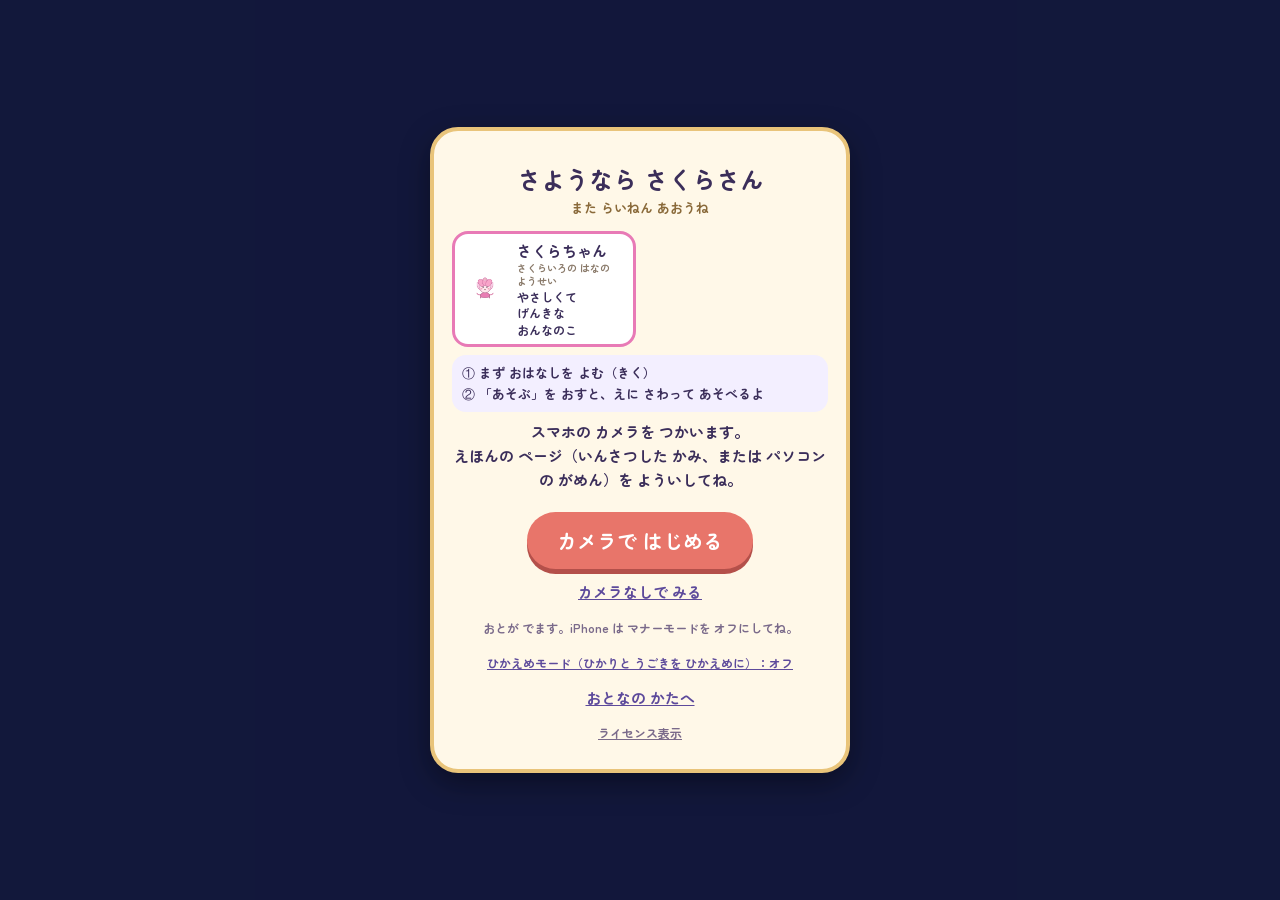
<file: index.html>
<!DOCTYPE html>
<html lang="ja">
<head>
<meta charset="utf-8">
<meta name="viewport" content="width=device-width, initial-scale=1, viewport-fit=cover, user-scalable=no">
<meta name="theme-color" content="#1b2350">
<title>さようなら さくらさん — また らいねん あおうね</title>
<link rel="stylesheet" href="ehon/style.css?v=a55bd546f0">
</head>
<body>
<div id="stage"></div>
<div id="hud"></div>
<!--
  「さようなら さくらさん」AR 本体（スマホのカメラで 印刷したページを映す）
  このファイルは npm run build で作られます。動かすには、同じ場所に ehon フォルダが必要です。
  絵本の中身は ehon/book.js、プログラムは ehon/engine.js にあります（元は books/ と system/engine/）。
-->
<script src="ehon/three.js?v=8c4e8554e2"></script>
<script src="ehon/mindar.js?v=d4a8a8ebb4"></script>
<script src="ehon/licenses.js?v=ae9d91f9fd"></script>
<script src="ehon/pictures.js?v=02b95875f6"></script>
<script src="ehon/book.js?v=d78fb7c033"></script>
<script src="ehon/engine.js?v=95809afd9c"></script>
<script>
  if (window.EhonEngine) EhonEngine.start({ mode: 'ar', mind: 'ehon/targets.mind?v=e6d3e02532' });
  else document.body.insertAdjacentHTML('beforeend', '<p style="margin:2em;font:16px/1.7 sans-serif;color:#fff">ehon フォルダが 見つかりません。<br>この ファイルと いっしょに ehon フォルダも おいて（アップロードして）ください。</p>');
</script>
</body>
</html>
</file>
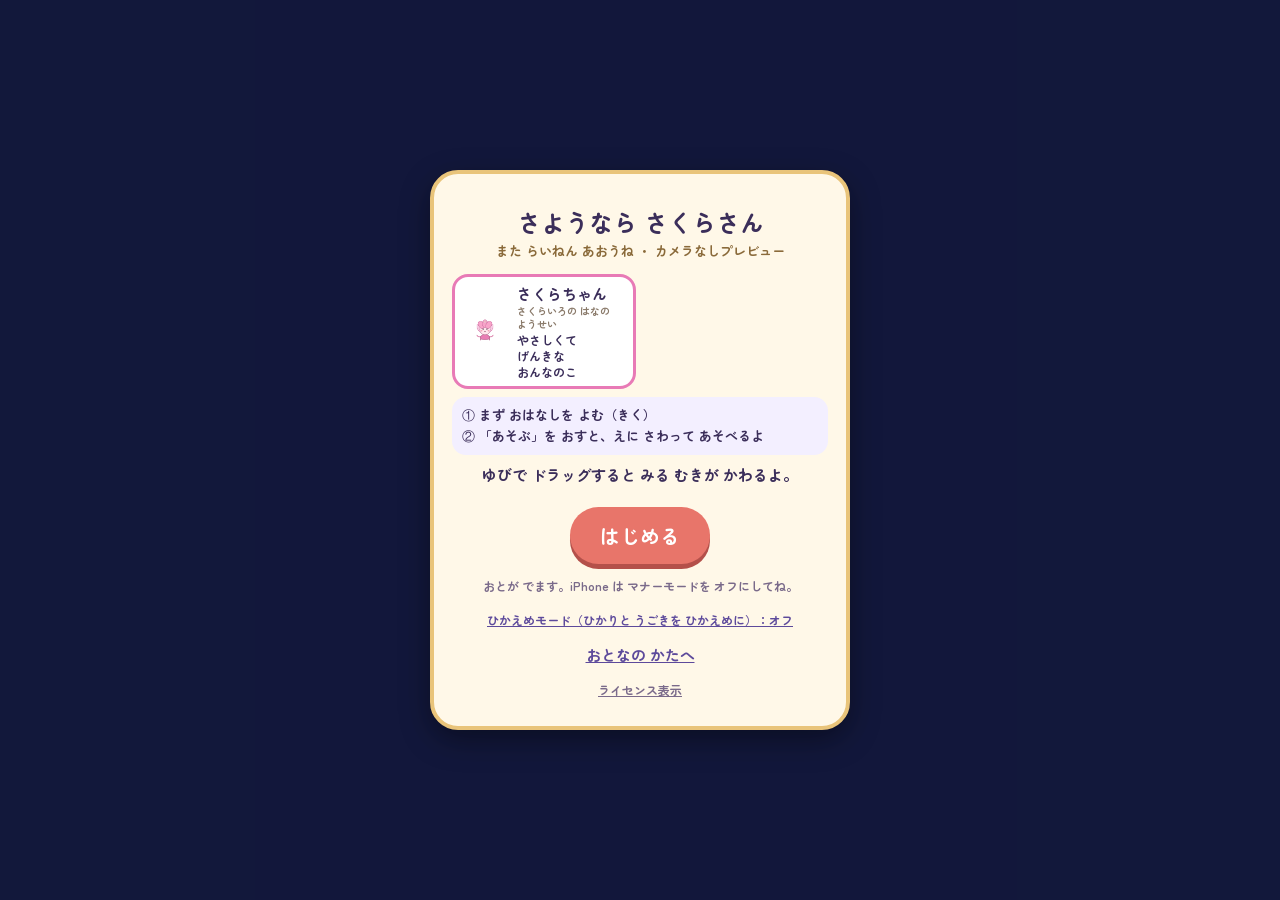
<file: preview.html>
<!DOCTYPE html>
<html lang="ja">
<head>
<meta charset="utf-8">
<meta name="viewport" content="width=device-width, initial-scale=1, viewport-fit=cover, user-scalable=no">
<meta name="theme-color" content="#1b2350">
<title>さようなら さくらさん — カメラなしプレビュー</title>
<link rel="stylesheet" href="ehon/style.css?v=a55bd546f0">
</head>
<body>
<div id="stage"></div>
<div id="hud"></div>
<!--
  「さようなら さくらさん」カメラなしで 見られる版（ダブルクリックでも 開けます）
  このファイルは npm run build で作られます。動かすには、同じ場所に ehon フォルダが必要です。
  絵本の中身は ehon/book.js、プログラムは ehon/engine.js にあります（元は books/ と system/engine/）。
-->
<script src="ehon/three.js?v=8c4e8554e2"></script>
<script src="ehon/licenses.js?v=ae9d91f9fd"></script>
<script src="ehon/pictures.js?v=02b95875f6"></script>
<script src="ehon/book.js?v=d78fb7c033"></script>
<script src="ehon/engine.js?v=95809afd9c"></script>
<script>
  if (window.EhonEngine) EhonEngine.start({ mode: 'preview' });
  else document.body.insertAdjacentHTML('beforeend', '<p style="margin:2em;font:16px/1.7 sans-serif;color:#fff">ehon フォルダが 見つかりません。<br>この ファイルと いっしょに ehon フォルダも おいて（アップロードして）ください。</p>');
</script>
</body>
</html>
</file>
<file: ehon/style.css>
/* AR えほん — 見た目（ボタン・パネル・はじめる画面など） */
  :root { --ink:#3b2e5a; --cream:#fff8e8; --line:#4a3360; --gold:#ffd447; }
  * { box-sizing:border-box; -webkit-tap-highlight-color:transparent; }
  html, body { margin:0; height:100%; overflow:hidden; background:#1b2350; color:var(--ink);
    font-family:ZenMaru, "Hiragino Maru Gothic ProN", "Hiragino Sans", "Noto Sans JP", sans-serif; font-weight:700;
    -webkit-user-select:none; user-select:none; touch-action:none; }
  #stage { position:fixed; inset:0; overflow:hidden; }
  #stage.preview { background:radial-gradient(120% 90% at 50% 40%, #3a3f7a 0%, #23285a 55%, #151a3d 100%); }
  #stage canvas { display:block; touch-action:none; }
  #stage video { object-fit:cover; }

  #hud { position:fixed; inset:0; pointer-events:none; opacity:0; transition:opacity .4s; z-index:10;
    padding:max(10px, env(safe-area-inset-top)) max(10px, env(safe-area-inset-right)) max(12px, env(safe-area-inset-bottom)) max(10px, env(safe-area-inset-left)); }
  #hud.on { opacity:1; }
  .top { display:flex; justify-content:space-between; align-items:flex-start; gap:8px; }
  .chip { white-space:nowrap; background:rgba(255,248,232,.94); border:3px solid #e9c47a; border-radius:999px; padding:6px 12px; display:flex; align-items:center; gap:7px; box-shadow:0 3px 10px rgba(0,0,0,.25); font-size:14px; }
  .tl { display:flex; align-items:center; gap:6px; }
  .mini { pointer-events:auto; font:inherit; color:var(--ink); height:36px; border-radius:999px; border:3px solid #e9c47a; background:rgba(255,248,232,.94);
    display:flex; align-items:center; gap:3px; padding:0 9px 0 6px; font-size:11px; box-shadow:0 3px 10px rgba(0,0,0,.25); cursor:pointer; }
  .mini:active { transform:translateY(2px); }
  .hint { position:absolute; left:50%; top:calc(max(10px, env(safe-area-inset-top)) + 50px); transform:translateX(-50%); display:none; align-items:center; gap:8px;
    background:rgba(255,248,232,.96); border:3px solid #f2b844; border-radius:999px; padding:6px 14px; font-size:14px; white-space:nowrap; max-width:96vw; box-shadow:0 3px 10px rgba(0,0,0,.25); }
  .hint.on { display:flex; }
  .hint .ht { overflow:hidden; text-overflow:ellipsis; }
  .hint.story { border-color:#9b86d6; background:rgba(243,239,255,.96); }
  .hint .done { display:none; flex:none; background:#5fc46a; color:#fff; border-radius:999px; padding:1px 9px; font-size:12px; }
  .hint.isdone .done { display:inline-block; }
  .playbtn { pointer-events:auto; position:absolute; left:50%; bottom:calc(max(12px, env(safe-area-inset-bottom)) + 80px); display:none;
    font:inherit; font-size:22px; color:#fff; background:#5fc46a; border:none; border-radius:999px; padding:12px 34px;
    box-shadow:0 5px 0 #3e9a4e, 0 8px 18px rgba(0,0,0,.35); cursor:pointer; animation:playpulse 1.6s ease-in-out infinite; transform:translateX(-50%); }
  .playbtn.on { display:block; }
  .playbtn:active { box-shadow:0 2px 0 #3e9a4e; }
  .endbtn { pointer-events:auto; position:absolute; left:50%; bottom:calc(max(12px, env(safe-area-inset-bottom)) + 80px); display:none;
    font:inherit; font-size:20px; font-weight:700; color:#fff; background:#e8756a; border:none; border-radius:999px; padding:11px 30px;
    box-shadow:0 5px 0 #b9544b, 0 8px 18px rgba(0,0,0,.35); cursor:pointer; animation:playpulse 1.6s ease-in-out infinite; transform:translateX(-50%); }
  .endbtn.on { display:block; }
  .endbtn:active { box-shadow:0 2px 0 #b9544b; }
  @keyframes playpulse { 0%,100% { transform:translateX(-50%) scale(1) } 50% { transform:translateX(-50%) scale(1.07) } }
  .chip .pn { background:#e8756a; color:#fff; border-radius:999px; padding:1px 8px; font-size:13px; }
  .prog .lbl { font-size:12px; }
  .prog .slots { display:flex; gap:5px; }
  .dot { width:20px; height:20px; border-radius:50%; border:2px dashed #b9aee0; background:#f1ecfa; display:block; }
  .dot.got { border:2px solid #4a3360; background:var(--c, #ffe36b); box-shadow:inset 0 -3px 0 rgba(0,0,0,.12); }
  .dot.plain { background:#e9e4f4; }
  .dot.plain.got { background:radial-gradient(circle, #fff9b0 0 35%, #ffe14a 36% 60%, #f0b820 61%); border-color:#c99a14; }
  .dot.pop { animation:pop .7s cubic-bezier(.2,1.6,.4,1); }
  .prog.complete { border-color:#f2b844; background:#fff4c2; }
  @keyframes pop { 0%{transform:scale(.2)} 100%{transform:scale(1)} }

  .bottom { position:absolute; left:0; right:0; bottom:max(12px, env(safe-area-inset-bottom)); display:flex; justify-content:center; gap:8px; }
  .tb { pointer-events:auto; font:inherit; color:var(--ink); background:var(--cream); border:3px solid #e9c47a; border-radius:18px;
    width:64px; height:62px; padding:4px 0 2px; display:flex; flex-direction:column; align-items:center; justify-content:center; gap:2px;
    box-shadow:0 4px 0 #d9a95a, 0 6px 14px rgba(0,0,0,.3); cursor:pointer; }
  .tb i { display:block; height:24px; line-height:0; }
  .tb span { font-size:10px; letter-spacing:-.02em; white-space:nowrap; }
  .tb:active { transform:translateY(3px); box-shadow:0 1px 0 #d9a95a, 0 3px 8px rgba(0,0,0,.3); }
  .tb.off { background:#e6e0ee; color:#8a7e9e; }
  .tb.active { background:#ffe9a8; border-color:#f2b844; }
  .nav { pointer-events:auto; position:absolute; top:50%; transform:translateY(-50%); width:48px; height:64px; border-radius:16px; border:3px solid #e9c47a;
    background:rgba(255,248,232,.92); display:none; align-items:center; justify-content:center; box-shadow:0 4px 12px rgba(0,0,0,.3); cursor:pointer; }
  .nav.prev { left:max(8px, env(safe-area-inset-left)); } .nav.next { right:max(8px, env(safe-area-inset-right)); }
  .nav:disabled { opacity:.35; }
  #hud.withnav .nav { display:flex; }
  .toast { position:absolute; left:50%; top:calc(max(10px, env(safe-area-inset-top)) + 98px); transform:translate(-50%, -10px); opacity:0; transition:all .35s;
    background:rgba(59,46,90,.92); color:#fff; padding:9px 16px; border-radius:999px; font-size:15px; white-space:nowrap; max-width:94vw; overflow:hidden; text-overflow:ellipsis; box-shadow:0 4px 14px rgba(0,0,0,.3); }
  .toast.on { opacity:1; transform:translate(-50%, 0); }
  @media (max-width:600px) { .nav { top:auto; transform:none; bottom:calc(max(12px, env(safe-area-inset-bottom)) + 76px); width:44px; height:52px; } }
  @media (max-width:440px) { .chip.page .pname { display:none; } .mini { padding:0 7px 0 5px; font-size:10px; height:34px; } .hint { font-size:12px; padding:5px 10px; } .playbtn { font-size:20px; padding:11px 28px; } .chip { font-size:12px; padding:5px 9px; } .prog .lbl { display:none; } .dot { width:17px; height:17px; } .tb { width:58px; height:58px; } .tb span { font-size:9px; } .toast { font-size:13px; } }

  .panel { position:fixed; inset:0; display:none; place-items:center; z-index:20; padding:16px; background:rgba(16,20,52,.72); overflow-y:auto; touch-action:pan-y; }
  .panel.on { display:grid; }
  .panel .card { background:var(--cream); border:4px solid #e9c47a; border-radius:28px; padding:20px 18px; max-width:420px; width:100%; text-align:center; box-shadow:0 10px 30px rgba(0,0,0,.4); }
  .panel h1 { margin:10px 0 2px; font-size:24px; font-weight:900; }
  .panel h2 { margin:6px 0 10px; font-size:20px; }
  .panel p { margin:8px 0; font-size:15px; line-height:1.6; font-weight:500; }
  .panel .sub { color:#8a6a3a; font-size:13px; margin-top:0; }
  .panel .note { font-size:12px; color:#7a6a8a; }
  .cast { display:grid; grid-template-columns:1fr 1fr; gap:8px; margin:12px 0 6px; text-align:left; }
  .who { word-break:keep-all; overflow-wrap:anywhere; display:flex; align-items:center; gap:6px; background:#fff; border-radius:16px; padding:6px 8px 6px 4px; border:3px solid #f1d79f; }
  .who img { width:52px; height:auto; flex:none; }
  .who b { display:block; font-size:15px; }
  .who small { display:block; font-size:10px; color:#8a7a6a; font-weight:500; line-height:1.3; }
  .who span { display:block; font-size:12px; color:#3b2e5a; line-height:1.35; margin-top:2px; }
  @media (max-width:440px) { .cast { grid-template-columns:1fr; gap:6px; } .who { padding:4px 10px 4px 4px; } .who img { width:44px; } .who small { display:inline; margin-left:6px; } .who b { display:inline; } }
  .howto { background:#f3efff; border-radius:14px; padding:8px 10px; font-size:13px !important; text-align:left; }
  .big { font:inherit; font-size:20px; color:#fff; background:#e8756a; border:none; border-radius:999px; padding:14px 30px; margin:12px 0 4px; box-shadow:0 5px 0 #b4504a; cursor:pointer; }
  .big:active { transform:translateY(3px); box-shadow:0 2px 0 #b4504a; }
  .link { font:inherit; font-size:15px; background:none; border:none; color:#5d4a9b; text-decoration:underline; padding:8px; cursor:pointer; display:block; margin:0 auto; }
  .link.lic { font-size:12px; color:#7a6a8a; }
  .link.calm { font-size:12px; }
  @media (max-height:520px) { .panel h1 { font-size:19px; margin-top:6px } .panel p { margin:4px 0; font-size:13px } .big { padding:10px 26px; margin:8px 0 2px } .panel .card { padding:14px 16px } }
  #loading { background:rgba(16,20,52,.5); } #loading .card { width:auto; padding:20px 28px; }
  .spinner { width:40px; height:40px; margin:4px auto 6px; border-radius:50%; border:5px solid #f1d79f; border-top-color:#e8756a; animation:spin 1s linear infinite; }
  @keyframes spin { to { transform:rotate(360deg) } }
  #scan { background:transparent; pointer-events:none; z-index:9; }
  #scan .card { background:transparent; border:none; box-shadow:none; }
  #scan .grid { display:grid; grid-template-columns:1fr 1fr; gap:8px; width:min(80vw, 380px); margin:0 auto; padding:10px; border:4px dashed rgba(255,255,255,.9); border-radius:22px; animation:breathe 1.8s ease-in-out infinite; }
  #scan .grid img { width:100%; border-radius:8px; opacity:.5; }
  #scan p { color:#fff; font-size:18px; text-shadow:0 2px 6px rgba(0,0,0,.6); }
  #licenses { grid-template-columns:minmax(0, 1fr); }
  #licenses .card { max-width:640px; width:100%; min-width:0; text-align:left; }
  #licenses pre { max-height:58vh; overflow:auto; font:11px/1.5 ui-monospace, Menlo, monospace; white-space:pre-wrap; overflow-wrap:anywhere; word-break:break-all; background:#fff; border-radius:12px; padding:10px; touch-action:pan-y; -webkit-user-select:text; user-select:text; }
  #licenses .big { display:block; margin:12px auto 0; }
  .lic { font-size:12px; color:#7a6a8a; }
  @keyframes breathe { 50% { transform:scale(1.03) } }

  /* もちもの・字幕・ごほうびスタンプ・おしまい・おとなの かたへ・ことば */
  .tr { display:flex; flex-direction:column; align-items:flex-end; gap:6px; }
  .bag { display:none; gap:5px; background:rgba(255,248,232,.94); border:3px solid #e9c47a; border-radius:999px; padding:4px 8px; box-shadow:0 3px 10px rgba(0,0,0,.25); }
  .bag.on { display:flex; }
  .bag .item { width:34px; height:34px; border-radius:50%; background:#fff; border:2px solid #f1d79f; display:grid; place-items:center; overflow:hidden; }
  .bag .item img { max-width:28px; max-height:28px; }
  .bag .item b { font-size:11px; }
  .bag .item.pop { animation:pop .7s cubic-bezier(.2,1.6,.4,1); }
  .caption { position:absolute; left:50%; bottom:calc(max(12px, env(safe-area-inset-bottom)) + 76px); transform:translateX(-50%); display:none; width:min(92vw, 560px);
    background:rgba(255,248,232,.96); border:3px solid #9b86d6; border-radius:18px; padding:8px 14px; font-size:16px; line-height:1.45; text-align:center; box-shadow:0 4px 12px rgba(0,0,0,.3); }
  .caption.on { display:block; }
  .stamppop { position:absolute; left:50%; top:34%; transform:translate(-50%, -50%) scale(.2); opacity:0; display:flex; flex-direction:column; align-items:center; gap:6px; pointer-events:none; }
  .stamppop.on { animation:stampin 2.6s ease-out forwards; }
  .stamppop b { background:rgba(59,46,90,.92); color:#fff; border-radius:999px; padding:5px 14px; font-size:15px; white-space:nowrap; }
  @keyframes stampin { 0% { opacity:0; transform:translate(-50%, -50%) scale(2.2) rotate(-14deg) } 14% { opacity:1; transform:translate(-50%, -50%) scale(.92) rotate(-8deg) } 22% { transform:translate(-50%, -50%) scale(1) rotate(-8deg) } 80% { opacity:1; transform:translate(-50%, -50%) scale(1) rotate(-8deg) } 100% { opacity:0; transform:translate(-50%, -60%) scale(.85) rotate(-8deg) } }
  .stamp { width:84px; height:84px; border-radius:50%; border:5px solid var(--c, #e8756a); background:#fffdf6; display:grid; place-items:center; position:relative; box-shadow:0 3px 8px rgba(0,0,0,.25); }
  .stamp img { width:60px; height:60px; object-fit:contain; }
  .stamp .no { position:absolute; right:-4px; bottom:-4px; background:var(--c, #e8756a); color:#fff; border-radius:999px; min-width:26px; height:26px; font-size:14px; display:grid; place-items:center; padding:0 6px; }
  .stamp .star { font-size:40px; color:var(--c, #e8756a); line-height:1; }
  .stamp.empty { border-style:dashed; border-color:#cfc4e6; background:#f4f0fb; box-shadow:none; }
  .stamp.empty .no { background:#b9aee0; }
  .stamps { display:flex; flex-wrap:wrap; justify-content:center; gap:12px; margin:12px 0; }
  .stamps .stamp { width:68px; height:68px; } .stamps .stamp img { width:48px; height:48px; } .stamps .stamp .star { font-size:32px; }
  #ending h1 { font-size:30px; }
  #ending .by { margin:14px 0 2px; font-size:14px; color:#8a6a3a; }
  #ending .big { display:flex; align-items:center; justify-content:center; gap:8px; width:min(270px, 100%); box-sizing:border-box; margin:10px auto 2px; font-size:18px; padding:13px 20px; }
  #ending .big svg { width:22px; height:22px; flex:none; }
  #ending .big.second { background:#8f7ad6; box-shadow:0 5px 0 #6a56ad; }
  #adults { grid-template-columns:minmax(0, 1fr); }
  #adults .card { max-width:560px; text-align:left; }
  #adults h2 { text-align:center; }
  #adults h3 { font-size:15px; margin:14px 0 4px; color:#8a5a2a; }
  #adults ol, #adults ul { margin:4px 0; padding-left:1.4em; font-size:14px; line-height:1.6; font-weight:500; }
  #adults .big { display:block; margin:14px auto 0; }
  #adults a { color:#5d4a9b; overflow-wrap:anywhere; }
  .langs { display:flex; justify-content:center; gap:6px; margin:6px 0 2px; flex-wrap:wrap; align-items:center; }
  .langs small { font-size:12px; color:#7a6a8a; }
  .langs button { font:inherit; font-size:13px; color:var(--ink); background:#fff; border:2px solid #e9c47a; border-radius:999px; padding:4px 12px; cursor:pointer; }
  .langs button.on { background:#ffe9a8; border-color:#f2b844; }

  /* よみあげ チェック（preview.html#yomi） */
  #yomi { grid-template-columns:minmax(0, 1fr); }
  #yomi .card { max-width:640px; text-align:left; }
  #yomi h2 { text-align:center; }
  #yomi h3 { font-size:15px; margin:16px 0 4px; color:#8a5a2a; display:flex; justify-content:space-between; align-items:center; gap:8px; }
  #yomi .row { display:flex; gap:10px; align-items:center; padding:6px 0; border-bottom:1px dashed #eadfc4; }
  #yomi .row .t { font-size:14px; }
  #yomi .row small { display:block; font-size:11px; color:#8a7a6a; font-weight:500; line-height:1.4; }
  #yomi .play { flex:none; width:36px; height:36px; border-radius:50%; border:2px solid #e9c47a; background:#fff; font:inherit; font-size:14px; color:#e8756a; cursor:pointer; }
  #yomi .all { flex:none; font:inherit; font-size:11px; border:2px solid #e9c47a; border-radius:999px; background:#fff; color:var(--ink); padding:3px 10px; cursor:pointer; }
  #yomi .big { display:block; margin:16px auto 0; }

  /* 6 buttons on narrow phones */
  @media (max-width:380px) { .bottom { gap:5px; } .tb { width:52px; height:56px; } .tb span { font-size:8.5px; } }

  /* the printed cover is shown (camera): only the card on the cover asks to turn the page */
  #hud.oncover .chip.prog, #hud.oncover .hint, #hud.oncover .playbtn, #hud.oncover .endbtn, #hud.oncover .caption, #hud.oncover .chip.page .pn { display:none; }
  #hud.oncover .chip.page .pname { display:inline; }
  #hud.oncover .tb.reset, #hud.oncover .tb.text { opacity:.4; }

  /* the top bar on narrow screens: the buttons keep their shape, a long page name gets shorter (…) */
  .tl { min-width:0; } .tr { flex-shrink:0; } .mini { flex-shrink:0; white-space:nowrap; }
  .chip.page { min-width:0; flex-shrink:1; } .chip.page .pname { overflow:hidden; text-overflow:ellipsis; min-width:0; }
</file>
